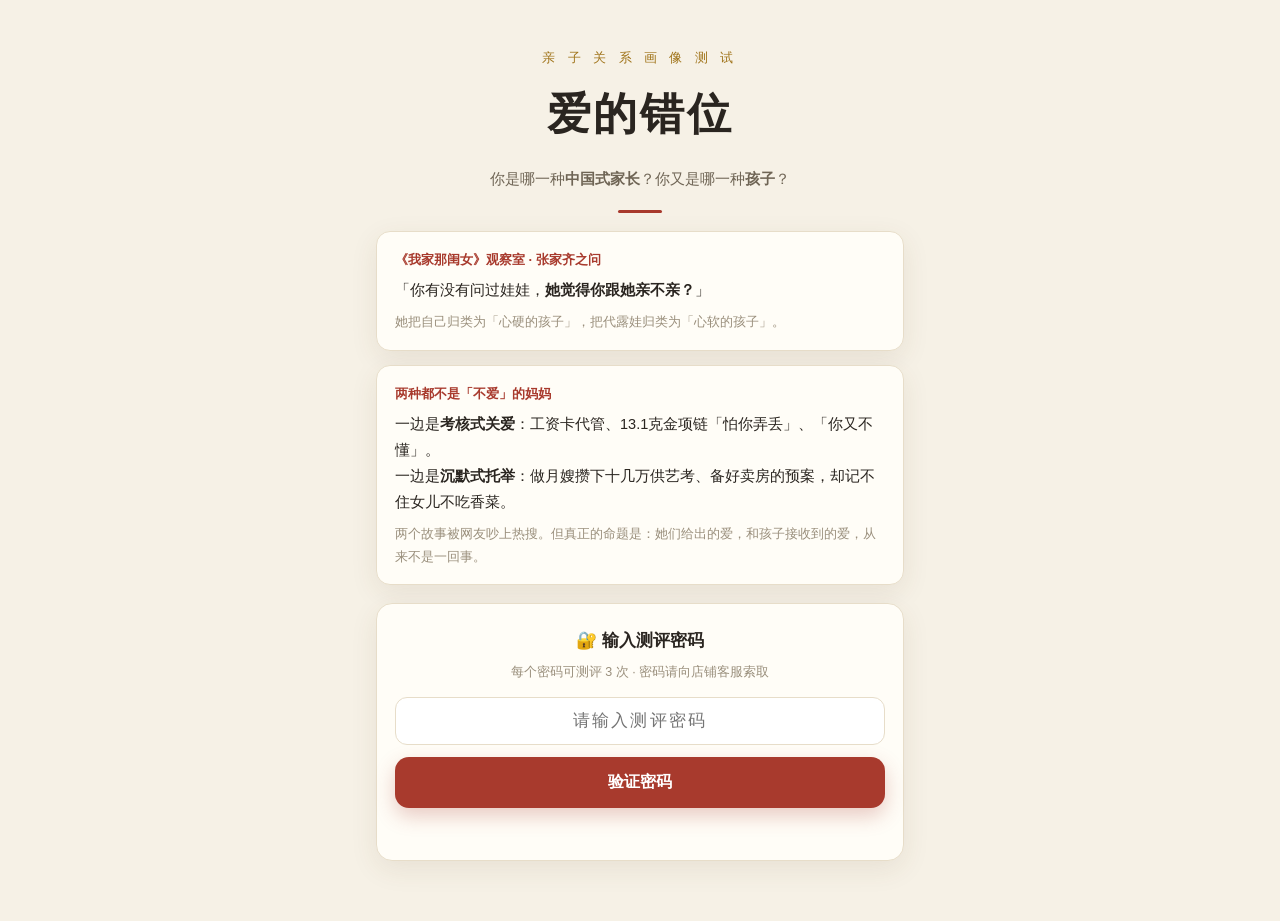
<file: index.html>
<!DOCTYPE html>
<html lang="zh-CN">
<head>
<meta charset="UTF-8" />
<meta name="viewport" content="width=device-width, initial-scale=1, viewport-fit=cover" />
<meta name="description" content="爱的错位：你是哪一种中国式家长？你又是哪一种孩子？24道题，测出你家爱的方式与接收方式之间的错位。" />
<title>爱的错位 · 你是哪一种中国式家长？</title>
<link rel="stylesheet" href="./css/style.css" />
<link rel="icon" type="image/svg+xml" href="./favicon.svg" />
</head>
<body>
<div id="app">

  <!-- ============ 第一屏：密码门 ============ -->
  <section class="screen on" id="s-gate">
    <div class="hero-eyebrow serif">亲 子 关 系 画 像 测 试</div>
    <h1 class="hero-title serif">爱的错位</h1>
    <div class="hero-sub">你是哪一种<b>中国式家长</b>？你又是哪一种<b>孩子</b>？</div>
    <div class="hero-divider"></div>

    <div class="quote-card">
      <div class="who">《我家那闺女》观察室 · 张家齐之问</div>
      <div class="what">「你有没有问过娃娃，<b>她觉得你跟她亲不亲？</b>」</div>
      <div class="note">她把自己归类为「心硬的孩子」，把代露娃归类为「心软的孩子」。</div>
    </div>
    <div class="quote-card">
      <div class="who">两种都不是「不爱」的妈妈</div>
      <div class="what">一边是<b>考核式关爱</b>：工资卡代管、13.1克金项链「怕你弄丢」、「你又不懂」。<br>
      一边是<b>沉默式托举</b>：做月嫂攒下十几万供艺考、备好卖房的预案，却记不住女儿不吃香菜。</div>
      <div class="note">两个故事被网友吵上热搜。但真正的命题是：她们给出的爱，和孩子接收到的爱，从来不是一回事。</div>
    </div>

    <!-- 密码输入态 -->
    <div class="gate-box" id="gate-input">
      <div class="gate-title">🔐 输入测评密码</div>
      <div class="gate-tip">每个密码可测评 3 次 · 密码请向店铺客服索取</div>
      <input class="pwd-input" id="pwd" maxlength="20" placeholder="请输入测评密码" autocomplete="off" />
      <button class="btn btn-main" id="btn-verify">验证密码</button>
      <div class="gate-msg" id="gate-msg"></div>
    </div>

    <!-- 模式选择态（验证通过后显示） -->
    <div class="gate-box" id="gate-mode" style="display:none">
      <div class="gate-title">✅ 密码验证通过</div>
      <div class="gate-tip">选择测评模式，然后开始答题</div>
      <div class="mode-cards" id="mode-cards">
        <div class="mode-card sel" data-mode="both">
          <div class="mt">🧑‍🤝‍🧑 双卷都测（推荐）</div>
          <div class="md">家长卷 12 题 + 孩子卷 12 题，共 24 题，生成错位组合报告</div>
        </div>
        <div class="mode-card" data-mode="parent">
          <div class="mt">🫖 只测家长卷</div>
          <div class="md">12 题，测你「给出爱」的模式</div>
        </div>
        <div class="mode-card" data-mode="child">
          <div class="mt">🪨 只测孩子卷</div>
          <div class="md">12 题，测你「接收爱」的模式</div>
        </div>
      </div>
      <div><span class="remain-pill" id="remain-pill">本密码还可测 3 次</span></div>
      <button class="btn btn-main" id="btn-start">开始测评</button>
      <button class="btn btn-ghost btn-sm" id="btn-switch">换个密码</button>
    </div>
  </section>

  <!-- ============ 两卷之间的过渡 ============ -->
  <section class="screen" id="s-mid">
    <div class="mid-card">
      <div class="mid-emoji">🪞</div>
      <div class="mid-title serif">第二卷 · 孩子卷</div>
      <div class="mid-text">
        <p>现在，请先放下「家长」的身份。</p>
        <p>接下来 12 道题，测的是<b>你作为「孩子」的接收模式</b>——你怎么接爱、怎么防御、怎么对待那句「我都是为你好」。</p>
        <p>很多人会在两卷之间，看见那条隐秘的线：<b>我成了当年自己最怕的那种父母，而我的孩子，正在变成当年那个我。</b>这就是心理学说的「代际传递」。</p>
      </div>
      <button class="btn btn-main" style="margin-top:22px" onclick="App.resumeChild()">进入孩子卷</button>
    </div>
  </section>

  <!-- ============ 答题 ============ -->
  <section class="screen" id="s-quiz">
    <div class="pbar"><div class="pfill" id="pfill"></div></div>
    <div class="pmeta"><span id="pvol">家长卷</span><span id="pnum">第 1 / 12 题</span></div>
    <div class="q-scene" id="qscene"></div>
    <div id="qopts"></div>
    <button class="qback" id="qback" onclick="App.goBack()">← 上一题</button>
  </section>

  <!-- ============ 加载 ============ -->
  <section class="screen" id="s-loading">
    <div class="mid-card">
      <div class="spinner"></div>
      <div class="load-step" id="loadstep">正在比对 24 个作答维度……</div>
    </div>
  </section>

  <!-- ============ 结果 ============ -->
  <section class="screen" id="s-result">
    <!-- 长图捕获区 -->
    <div id="capture"></div>
    <!-- 操作区（不进入长图） -->
    <div class="no-capture">
      <div class="result-code-box">
        <div style="font-size:12.5px;color:var(--ink3)">你的结果码（对比 / 找回结果用）</div>
        <div class="result-code" id="result-code">------</div>
      </div>
      <div class="action-grid">
        <button class="btn btn-main" id="btn-save-img">📷 保存长图</button>
        <button class="btn btn-gold" id="btn-copy-link">🔗 复制结果链接</button>
        <button class="btn btn-ghost" id="btn-compare">🆚 对比结果</button>
        <button class="btn btn-ghost" id="btn-retest">🔁 再测一次</button>
        <button class="btn btn-main wide" id="btn-review">🎁 好评有礼</button>
      </div>
      <div class="foot">本测试为娱乐性自我觉察工具，非临床心理诊断。结果仅供反思与沟通参考。</div>
    </div>
  </section>

</div>

<!-- ============ 长图弹窗 ============ -->
<div class="modal-mask" id="img-modal">
  <div class="modal">
    <div class="modal-title">📷 保存你的结果长图</div>
    <div class="img-wrap"><img id="img-out" alt="测评结果长图" /></div>
    <div class="img-hint" id="img-hint">手机：长按图片即可保存到相册<br>电脑：右键图片另存为</div>
    <div class="btn-row">
      <button class="btn btn-ghost" onclick="App.closeModal('img-modal')">关闭</button>
      <button class="btn btn-main" id="btn-download-img">⬇️ 下载图片</button>
    </div>
  </div>
</div>

<!-- ============ 好评有礼弹窗 ============ -->
<div class="modal-mask" id="review-modal">
  <div class="modal">
    <div class="modal-title">🎁 好评有礼</div>
    <div class="modal-body" id="review-body"></div>
    <div class="copy-line">
      <span class="v" id="review-service">--</span>
      <button class="btn btn-gold btn-sm" style="margin-top:0;flex:none" id="btn-copy-service">复制</button>
    </div>
    <div class="btn-row">
      <button class="btn btn-ghost" onclick="App.closeModal('review-modal')">知道啦</button>
    </div>
  </div>
</div>

<div class="cfg-warn" id="cfg-warn" style="display:none">
  ⚠️ 网站尚未配置 Supabase：请编辑 <b>supabase-config.js</b>，填入你的项目 URL 和 anon key
</div>
<div class="toast" id="toast"></div>

<script src="./vendor/supabase.js"></script>
<script src="./supabase-config.js"></script>
<script src="./js/data.js"></script>
<script src="./js/render.js"></script>
<script src="./js/api.js"></script>
<script src="./js/app.js"></script>
</body>
</html>
</file>
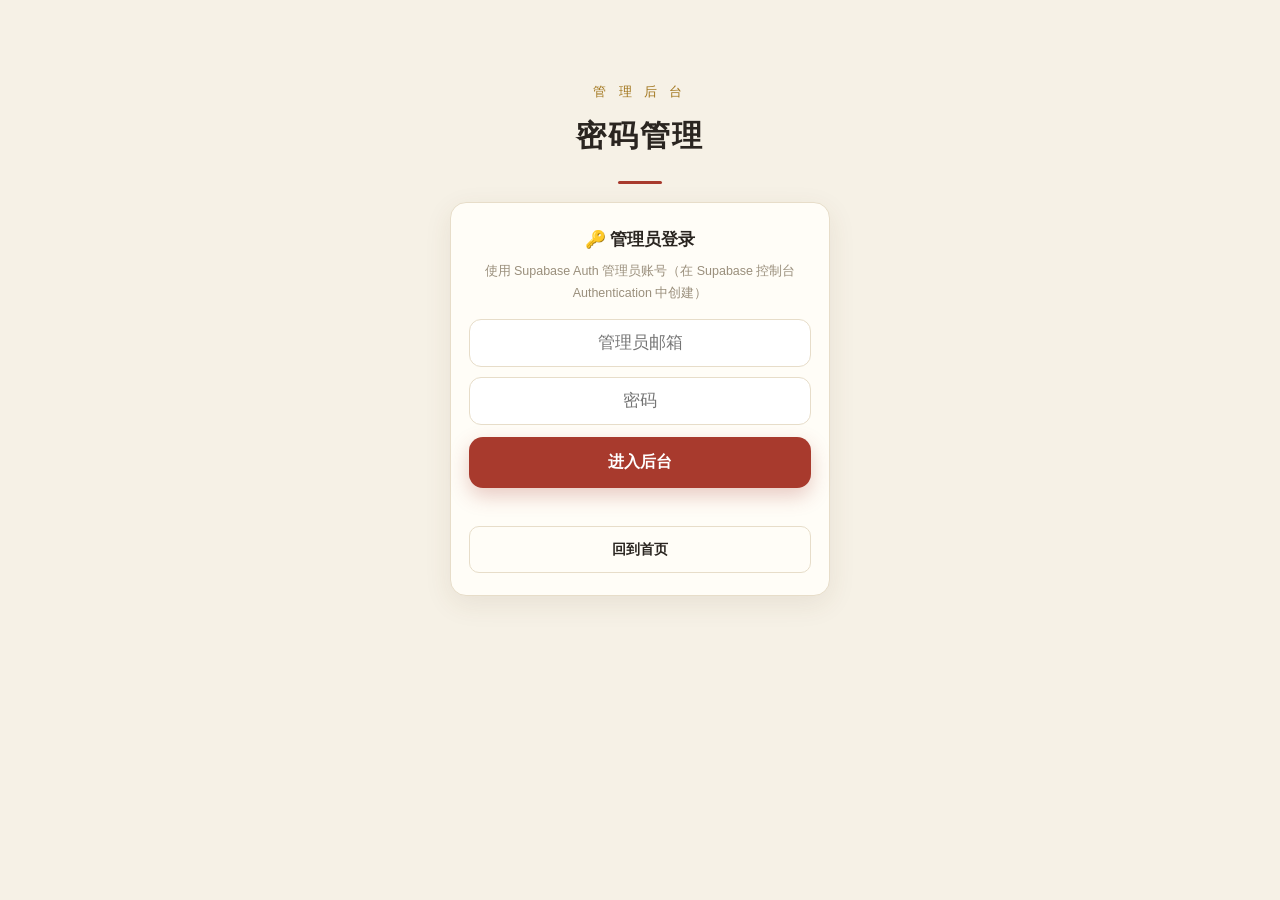
<file: admin.html>
<!DOCTYPE html>
<html lang="zh-CN">
<head>
<meta charset="UTF-8" />
<meta name="viewport" content="width=device-width, initial-scale=1, viewport-fit=cover" />
<title>密码管理后台 · 爱的错位</title>
<link rel="stylesheet" href="./css/style.css" />
<link rel="icon" type="image/svg+xml" href="./favicon.svg" />
</head>
<body>
<div id="app" class="admin-wrap">

  <!-- 登录 -->
  <section class="screen on" id="s-login">
    <div class="admin-login">
      <div class="hero-eyebrow serif">管 理 后 台</div>
      <h1 class="hero-title serif" style="font-size:30px">密码管理</h1>
      <div class="hero-divider"></div>
      <div class="gate-box">
        <div class="gate-title">🔑 管理员登录</div>
        <div class="gate-tip">使用 Supabase Auth 管理员账号（在 Supabase 控制台 Authentication 中创建）</div>
        <input class="pwd-input" id="admin-email" maxlength="60" placeholder="管理员邮箱" autocomplete="username" style="letter-spacing:normal;text-transform:none" />
        <div style="height:10px"></div>
        <input class="pwd-input" id="admin-pwd" type="password" maxlength="40" placeholder="密码" autocomplete="current-password" style="letter-spacing:normal;text-transform:none" />
        <button class="btn btn-main" id="btn-login">进入后台</button>
        <div class="gate-msg err" id="login-msg"></div>
        <a class="btn btn-ghost btn-sm" href="./index.html" style="text-decoration:none;display:block;text-align:center">回到首页</a>
      </div>
    </div>
  </section>

  <!-- 主界面 -->
  <section class="screen" id="s-main">
    <div class="admin-top">
      <h2 class="serif">📋 密码管理后台</h2>
      <button class="btn btn-ghost btn-sm" style="margin-top:0" id="btn-logout">退出</button>
    </div>

    <div class="stat-cards">
      <div class="stat-card"><div class="n" id="st-pwd">0</div><div class="l">密码总数</div></div>
      <div class="stat-card"><div class="n" id="st-use">0</div><div class="l">已消耗次数</div></div>
      <div class="stat-card"><div class="n" id="st-res">0</div><div class="l">测评结果数</div></div>
    </div>

    <div class="gen-bar">
      <div class="f"><label>生成数量</label><input id="gen-count" type="number" value="10" min="1" max="200" /></div>
      <div class="f"><label>每个密码次数</label><input id="gen-uses" type="number" value="3" min="1" max="99" /></div>
      <div class="f"><label>前缀（可选）</label><input id="gen-prefix" maxlength="10" placeholder="如 SHOP" /></div>
      <div class="f"><label>备注（可选）</label><input id="gen-note" maxlength="50" placeholder="如 10月批次" /></div>
      <button class="btn btn-main btn-sm" id="btn-generate" style="margin-top:0">生成密码</button>
      <button class="btn btn-ghost btn-sm" id="btn-copy-all" style="margin-top:0">复制全部密码</button>
    </div>

    <div class="table-wrap">
      <table>
        <thead>
          <tr><th>密码</th><th>次数</th><th>已用</th><th>剩余</th><th>状态</th><th>备注</th><th>生成时间</th><th>操作</th></tr>
        </thead>
        <tbody id="pwd-tbody"></tbody>
      </table>
    </div>
    <div class="foot">提示：密码不区分大小写；停用后的密码无法再开始新测评，已生成的结果不受影响。</div>
  </section>
</div>
<div class="toast" id="toast"></div>

<script src="./vendor/supabase.js"></script>
<script src="./supabase-config.js"></script>
<script src="./js/api.js"></script>
<script src="./js/admin.js"></script>
</body>
</html>
</file>
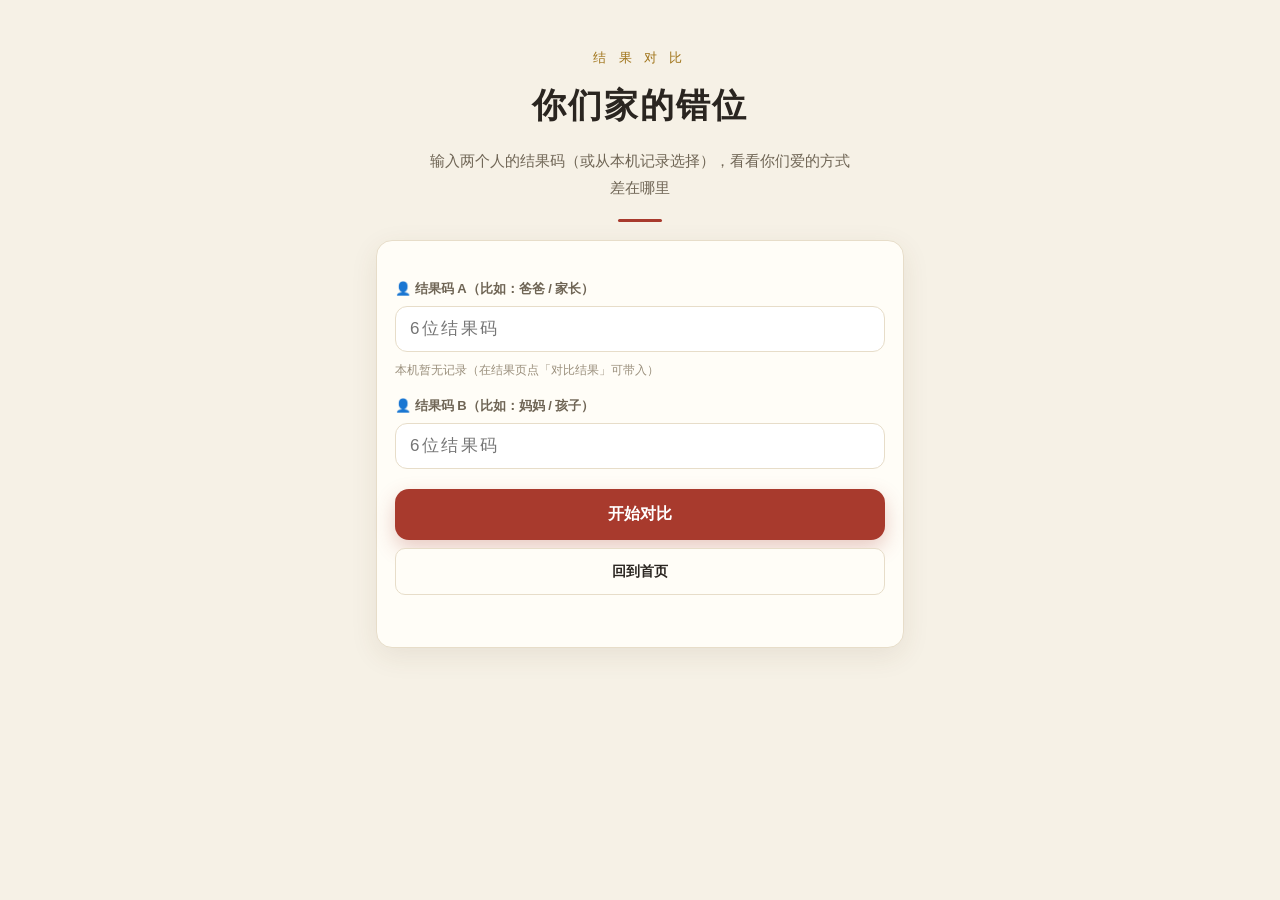
<file: compare.html>
<!DOCTYPE html>
<html lang="zh-CN">
<head>
<meta charset="UTF-8" />
<meta name="viewport" content="width=device-width, initial-scale=1, viewport-fit=cover" />
<title>结果对比 · 爱的错位</title>
<link rel="stylesheet" href="./css/style.css" />
<link rel="icon" type="image/svg+xml" href="./favicon.svg" />
</head>
<body>
<div id="app">
  <div class="hero-eyebrow serif">结 果 对 比</div>
  <h1 class="hero-title serif" style="font-size:34px">你们家的错位</h1>
  <div class="hero-sub">输入两个人的结果码（或从本机记录选择），看看你们爱的方式差在哪里</div>
  <div class="hero-divider"></div>

  <div class="gate-box">
    <div class="cmp-inputs">
      <div class="cmp-field">
        <label>👤 结果码 A（比如：爸爸 / 家长）</label>
        <input id="code-a" maxlength="6" placeholder="6位结果码" autocomplete="off" />
        <div class="recent-pick" id="recent-a"></div>
      </div>
      <div class="cmp-field">
        <label>👤 结果码 B（比如：妈妈 / 孩子）</label>
        <input id="code-b" maxlength="6" placeholder="6位结果码" autocomplete="off" />
        <div class="recent-pick" id="recent-b"></div>
      </div>
    </div>
    <button class="btn btn-main" id="btn-compare">开始对比</button>
    <a class="btn btn-ghost btn-sm" href="./index.html" style="text-decoration:none;display:block;text-align:center">回到首页</a>
    <div class="gate-msg err" id="cmp-msg"></div>
  </div>

  <div id="cmp-out"></div>
</div>
<div class="toast" id="toast"></div>

<script src="./vendor/supabase.js"></script>
<script src="./supabase-config.js"></script>
<script src="./js/data.js"></script>
<script src="./js/render.js"></script>
<script src="./js/api.js"></script>
<script src="./js/compare.js"></script>
</body>
</html>
</file>
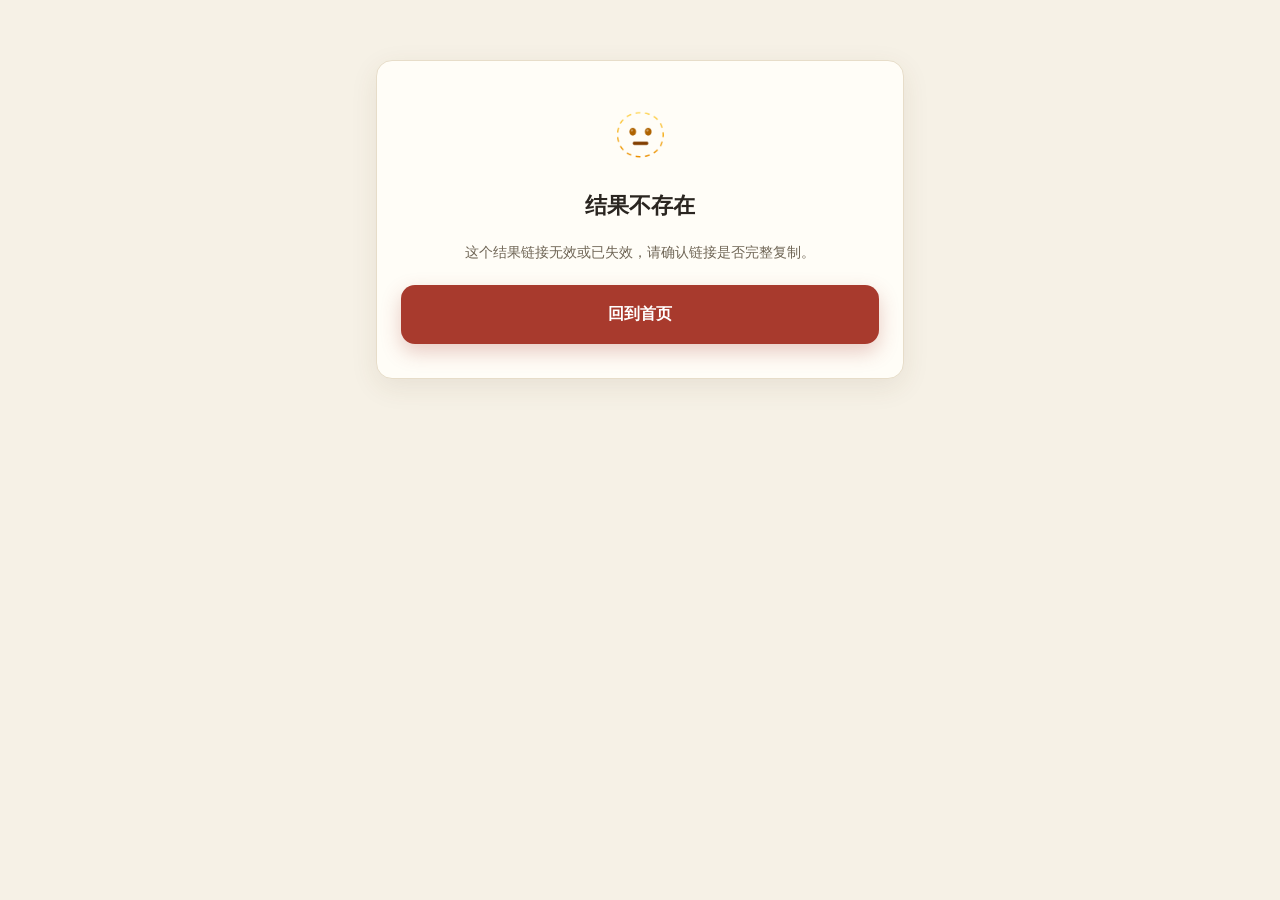
<file: r.html>
<!DOCTYPE html>
<html lang="zh-CN">
<head>
<meta charset="UTF-8" />
<meta name="viewport" content="width=device-width, initial-scale=1, viewport-fit=cover" />
<title>测评结果 · 爱的错位</title>
<link rel="stylesheet" href="./css/style.css" />
<link rel="icon" type="image/svg+xml" href="./favicon.svg" />
</head>
<body>
<div id="app">
  <section class="screen on" id="s-loading">
    <div class="mid-card">
      <div class="spinner"></div>
      <div class="load-step">正在读取测评结果……</div>
    </div>
  </section>

  <section class="screen" id="s-result">
    <div id="capture"></div>
    <div class="no-capture">
      <div class="result-code-box">
        <div style="font-size:12.5px;color:var(--ink3)">这是 TA 的测评结果（结果码 <span id="result-code"></span>）</div>
      </div>
      <div class="action-grid">
        <button class="btn btn-main" id="btn-save-img">📷 保存长图</button>
        <button class="btn btn-gold" id="btn-copy-link">🔗 复制结果链接</button>
        <button class="btn btn-main wide" id="btn-mine">✨ 我也要测一次</button>
      </div>
      <div class="foot">本测试为娱乐性自我觉察工具，非临床心理诊断。结果仅供反思与沟通参考。</div>
    </div>
  </section>

  <section class="screen" id="s-error">
    <div class="mid-card">
      <div class="mid-emoji">🫥</div>
      <div class="mid-title serif">结果不存在</div>
      <div class="mid-text"><p style="text-align:center">这个结果链接无效或已失效，请确认链接是否完整复制。</p></div>
      <a class="btn btn-main" href="./index.html" style="text-decoration:none;display:block;margin-top:20px">回到首页</a>
    </div>
  </section>
</div>

<!-- 长图弹窗 -->
<div class="modal-mask" id="img-modal">
  <div class="modal">
    <div class="modal-title">📷 保存结果长图</div>
    <div class="img-wrap"><img id="img-out" alt="测评结果长图" /></div>
    <div class="img-hint" id="img-hint"></div>
    <div class="btn-row">
      <button class="btn btn-ghost" onclick="RPage.closeModal('img-modal')">关闭</button>
      <button class="btn btn-main" id="btn-download-img">⬇️ 下载图片</button>
    </div>
  </div>
</div>

<div class="toast" id="toast"></div>

<script src="./vendor/supabase.js"></script>
<script src="./supabase-config.js"></script>
<script src="./js/data.js"></script>
<script src="./js/render.js"></script>
<script src="./js/api.js"></script>
<script src="./js/r.js"></script>
</body>
</html>
</file>
<file: css/style.css>
/* 爱的错位 · 全局样式（移动端优先） */
:root{
  --paper:#f6f1e6; --card:#fffdf7; --ink:#2a2520; --ink2:#6f6555; --ink3:#9a8f7c;
  --line:#e7ddc9; --red:#a83a2d; --red-soft:#f7e9e5; --gold:#a0741a; --gold-soft:#f7efdb;
  --green:#3f6b4f; --shadow:0 8px 28px rgba(90,68,34,.09);
  --safe-b: env(safe-area-inset-bottom, 0px);
}
*{box-sizing:border-box;-webkit-tap-highlight-color:transparent}
html,body{margin:0;padding:0}
body{background:var(--paper);color:var(--ink);line-height:1.8;font-size:15px;
  font-family:-apple-system,BlinkMacSystemFont,"PingFang SC","Hiragino Sans GB","Microsoft YaHei",sans-serif;}
.serif{font-family:"Noto Serif SC","Source Han Serif SC","Songti SC",SimSun,serif;}
#app{max-width:560px;margin:0 auto;padding:20px 16px calc(60px + var(--safe-b));}
.screen{display:none}
.screen.on{display:block;animation:fade .5s ease both}
@keyframes fade{from{opacity:0;transform:translateY(12px)}to{opacity:1;transform:none}}
button{font-family:inherit}
input{font-size:16px} /* 防 iOS 聚焦自动放大 */

/* ---------- 头部 ---------- */
.hero-eyebrow{font-size:13px;letter-spacing:.35em;color:var(--gold);text-align:center;margin:26px 0 6px}
.hero-title{font-size:44px;font-weight:700;text-align:center;margin:0;letter-spacing:.06em}
.hero-sub{text-align:center;font-size:15px;color:var(--ink2);margin:10px auto 4px;max-width:420px}
.hero-divider{width:44px;height:3px;background:var(--red);margin:18px auto;border-radius:2px}

/* ---------- 卡片 ---------- */
.quote-card{background:var(--card);border:1px solid var(--line);border-radius:14px;
  padding:16px 18px;margin:14px 0;box-shadow:var(--shadow)}
.quote-card .who{font-size:13px;font-weight:600;color:var(--red);margin-bottom:6px}
.quote-card .what{font-size:14.5px}
.quote-card .note{font-size:12.5px;color:var(--ink3);margin-top:8px}
.lead{font-size:14.5px;color:var(--ink2);margin:18px 2px 6px}
.lead b{color:var(--ink)}
.badges{display:flex;flex-wrap:wrap;gap:8px;margin:14px 0 4px;justify-content:center}
.badge{font-size:12px;background:var(--gold-soft);color:var(--gold);
  border:1px solid #e8d9b5;border-radius:99px;padding:4px 12px}
.badge.alt{background:var(--red-soft);color:var(--red);border-color:#eecfc7}

/* ---------- 按钮 ---------- */
.btn{display:block;width:100%;border:none;border-radius:14px;padding:15px;font-size:16px;
  font-weight:600;cursor:pointer;margin-top:12px;transition:transform .12s ease;text-align:center}
.btn:active{transform:scale(.97)}
.btn[disabled]{opacity:.55;cursor:not-allowed}
.btn-main{background:var(--red);color:#fff;box-shadow:0 8px 20px rgba(168,58,45,.26)}
.btn-ghost{background:var(--card);color:var(--ink);border:1px solid var(--line)}
.btn-gold{background:var(--gold);color:#fff}
.btn-sm{padding:10px 14px;font-size:14px;border-radius:10px;margin-top:8px}
.btn-row{display:flex;gap:10px;margin-top:12px}
.btn-row .btn{flex:1;margin-top:0}

/* ---------- 密码门 ---------- */
.gate-box{background:var(--card);border:1px solid var(--line);border-radius:16px;
  padding:22px 18px;box-shadow:var(--shadow);margin-top:18px}
.gate-title{font-size:17px;font-weight:700;text-align:center;margin-bottom:4px}
.gate-tip{font-size:12.5px;color:var(--ink3);text-align:center;margin-bottom:14px}
.pwd-input{width:100%;border:1.5px solid var(--line);border-radius:12px;padding:13px 14px;
  font-size:17px;letter-spacing:.12em;text-align:center;text-transform:uppercase;background:#fff;
  color:var(--ink);outline:none;transition:border-color .15s}
.pwd-input:focus{border-color:var(--red)}
.gate-msg{font-size:13px;text-align:center;margin-top:10px;min-height:20px}
.gate-msg.err{color:var(--red)}
.gate-msg.ok{color:var(--green)}
.mode-cards{display:grid;grid-template:auto/1fr;gap:10px;margin:14px 0 4px}
.mode-card{border:1.5px solid var(--line);border-radius:12px;padding:13px 15px;cursor:pointer;
  background:#fff;transition:border-color .15s, background .15s}
.mode-card.sel{border-color:var(--red);background:#fdf6f3}
.mode-card .mt{font-size:15.5px;font-weight:700}
.mode-card .md{font-size:12.5px;color:var(--ink3);margin-top:2px}
.remain-pill{display:inline-block;background:var(--gold-soft);color:var(--gold);font-size:12.5px;
  border-radius:99px;padding:3px 14px;margin-top:10px;font-weight:600}

/* ---------- 答题 ---------- */
.pbar{height:6px;background:#e9e0cd;border-radius:99px;overflow:hidden;margin:8px 0 10px}
.pfill{height:100%;background:linear-gradient(90deg,var(--gold),var(--red));border-radius:99px;
  transition:width .35s ease}
.pmeta{display:flex;justify-content:space-between;font-size:12.5px;color:var(--ink3);margin-bottom:18px}
.q-scene{background:var(--card);border:1px solid var(--line);border-left:4px solid var(--red);
  border-radius:12px;padding:16px;font-size:16.5px;font-weight:600;line-height:1.7;
  box-shadow:var(--shadow);margin-bottom:16px}
.q-tag{display:inline-block;font-size:11.5px;color:var(--gold);background:var(--gold-soft);
  border-radius:6px;padding:1px 8px;margin-bottom:8px;letter-spacing:.1em}
.opt{display:flex;width:100%;text-align:left;gap:10px;align-items:flex-start;
  background:var(--card);border:1px solid var(--line);border-radius:12px;
  padding:13px 14px;font-size:14.5px;line-height:1.65;color:var(--ink);cursor:pointer;
  margin-bottom:10px;transition:transform .12s ease,border-color .12s ease}
.opt:active{transform:scale(.98);border-color:var(--red)}
.opt-key{flex:none;width:24px;height:24px;border-radius:50%;background:#f0e8d6;color:var(--gold);
  font-size:12.5px;font-weight:700;display:flex;align-items:center;justify-content:center;margin-top:2px}
.opt.picked{border-color:var(--red);background:#fdf6f3}
.qback{background:none;border:none;color:var(--ink3);font-size:13px;cursor:pointer;padding:6px 0}

/* ---------- 过渡 / 加载 ---------- */
.mid-card{background:var(--card);border:1px solid var(--line);border-radius:16px;
  padding:34px 24px;text-align:center;box-shadow:var(--shadow);margin-top:40px}
.mid-emoji{font-size:44px}
.mid-title{font-size:22px;font-weight:700;margin:12px 0 8px}
.mid-text{font-size:14px;color:var(--ink2);text-align:left;margin-top:14px}
.spinner{width:44px;height:44px;border:4px solid #e9dfc9;border-top-color:var(--red);
  border-radius:50%;margin:26px auto;animation:spin 1s linear infinite}
@keyframes spin{to{transform:rotate(360deg)}}
.load-step{font-size:14px;color:var(--ink2);min-height:26px}

/* ---------- 结果页 ---------- */
.r-head{text-align:center;margin:26px 0 6px}
.r-head .t{font-size:26px;font-weight:700;letter-spacing:.05em}
.r-head .s{font-size:13px;color:var(--ink3);margin-top:6px}
.sec-label{font-size:12px;letter-spacing:.3em;color:var(--gold);margin:30px 0 10px;text-align:center}
.type-card{background:var(--card);border:1px solid var(--line);border-radius:16px;
  padding:24px 20px;box-shadow:var(--shadow)}
.type-top{display:flex;align-items:center;gap:14px}
.type-emoji{font-size:42px;flex:none}
.type-name{font-size:23px;font-weight:700;line-height:1.3}
.type-tag{font-size:12.5px;color:var(--red);margin-top:2px}
.type-desc{font-size:14.5px;margin:16px 0 0}
.sci-box{background:var(--gold-soft);border-left:3px solid var(--gold);border-radius:0 10px 10px 0;
  padding:13px 15px;margin-top:16px;font-size:13.5px;color:#5d4d28;line-height:1.75}
.sci-box .h{font-weight:700;font-size:13px;color:var(--gold);letter-spacing:.05em;display:block;margin-bottom:4px}
.advice{margin-top:14px;font-size:14px;color:var(--green);font-weight:600}
.shadow-note{font-size:12.5px;color:var(--ink3);margin-top:12px;text-align:center;line-height:1.7;white-space:pre-line}
.combo-card{background:#2c2620;color:#f3ead9;border-radius:16px;padding:26px 22px;
  box-shadow:var(--shadow);margin-top:4px}
.combo-kicker{font-size:11.5px;letter-spacing:.3em;color:#c9a55e;text-align:center}
.combo-name{font-size:26px;font-weight:700;text-align:center;color:#e8c886;margin:10px 0 14px;letter-spacing:.05em}
.combo-text{font-size:14.5px;line-height:1.9;color:#e9dfc9}
.combo-hot{margin-top:14px;text-align:center}
.combo-hot span{background:rgba(232,200,134,.16);color:#e8c886;font-size:12.5px;
  border:1px solid rgba(232,200,134,.4);border-radius:99px;padding:4px 14px}
.result-code-box{background:var(--card);border:1px dashed #d8c9a6;border-radius:14px;
  padding:16px;margin-top:22px;text-align:center}
.result-code{font-size:30px;font-weight:700;letter-spacing:.3em;color:var(--red);font-family:Menlo,Consolas,monospace}
.bar-row{display:flex;align-items:center;gap:8px;margin-bottom:7px;font-size:12.5px}
.bar-name{flex:none;width:118px;color:var(--ink2);text-align:right;white-space:nowrap;overflow:hidden;text-overflow:ellipsis}
.bar-track{flex:1;height:10px;background:#ece3d0;border-radius:99px;overflow:hidden}
.bar-fill{height:100%;border-radius:99px;background:linear-gradient(90deg,#c9a55e,var(--red));
  width:0;transition:width .9s cubic-bezier(.2,.7,.2,1)}
.bar-val{flex:none;width:38px;color:var(--ink3)}
.theory-item{background:var(--card);border:1px solid var(--line);border-radius:12px;
  padding:12px 14px;margin-bottom:9px;font-size:13px;color:var(--ink2)}
.theory-item b{color:var(--ink);font-size:13.5px}
.share-card{background:var(--card);border:1px dashed #d8c9a6;border-radius:14px;padding:18px;margin-top:22px}
.share-text{font-size:13.5px;color:var(--ink2);background:#faf6ec;border-radius:10px;padding:12px;line-height:1.7}
.action-grid{display:grid;grid-template-columns:1fr 1fr;gap:10px;margin-top:14px}
.action-grid .btn{margin-top:0}
.action-grid .btn.wide{grid-column:1/3}
.foot{font-size:11.5px;color:var(--ink3);text-align:center;margin-top:28px;line-height:1.7}
.watermark{text-align:center;font-size:11px;color:var(--ink3);margin-top:18px;letter-spacing:.2em}

/* ---------- 弹窗 ---------- */
.modal-mask{position:fixed;inset:0;background:rgba(30,24,16,.62);display:none;
  align-items:center;justify-content:center;padding:20px;z-index:50}
.modal-mask.on{display:flex}
.modal{background:var(--card);border-radius:18px;max-width:420px;width:100%;max-height:86vh;
  overflow:auto;padding:24px 20px;animation:fade .3s ease both}
.modal-title{font-size:18px;font-weight:700;text-align:center}
.modal-body{font-size:14px;color:var(--ink2);margin-top:12px;line-height:1.8}
.modal-body .hl{color:var(--red);font-weight:700}
.img-wrap{margin-top:14px;text-align:center}
.img-wrap img{max-width:100%;border-radius:10px;border:1px solid var(--line)}
.img-hint{font-size:12.5px;color:var(--ink3);text-align:center;margin-top:10px}
.copy-line{display:flex;align-items:center;gap:8px;background:#faf6ec;border:1px solid var(--line);
  border-radius:10px;padding:10px 12px;margin-top:12px;font-size:14px}
.copy-line .v{flex:1;font-weight:600;color:var(--ink)}
.toast{position:fixed;left:50%;bottom:calc(36px + var(--safe-b));transform:translateX(-50%) translateY(20px);
  background:#2c2620;color:#f3ead9;font-size:13.5px;border-radius:99px;padding:10px 22px;
  opacity:0;pointer-events:none;transition:all .3s ease;z-index:99;max-width:86vw;text-align:center}
.toast.show{opacity:1;transform:translateX(-50%) translateY(0)}

/* ---------- 对比页 ---------- */
.cmp-inputs{display:grid;grid-template-columns:1fr;gap:12px;margin-top:14px}
.cmp-field label{display:block;font-size:13px;font-weight:700;color:var(--ink2);margin-bottom:6px}
.cmp-field input{width:100%;border:1.5px solid var(--line);border-radius:12px;padding:12px 14px;
  font-size:17px;letter-spacing:.14em;text-transform:uppercase;background:#fff;color:var(--ink);outline:none}
.cmp-field input:focus{border-color:var(--red)}
.recent-pick{display:flex;flex-wrap:wrap;gap:8px;margin-top:8px}
.recent-chip{font-size:12px;background:var(--gold-soft);color:var(--gold);border:1px solid #e8d9b5;
  border-radius:99px;padding:4px 12px;cursor:pointer}
.cmp-cols{display:grid;grid-template-columns:1fr;gap:14px;margin-top:20px}
@media(min-width:640px){.cmp-cols{grid-template-columns:1fr 1fr}}
.cmp-col{background:var(--card);border:1px solid var(--line);border-radius:16px;padding:18px 16px;
  box-shadow:var(--shadow)}
.cmp-col h3{margin:0 0 4px;font-size:16px;text-align:center}
.cmp-col .sub{font-size:12px;color:var(--ink3);text-align:center;margin-bottom:12px}
.cmp-line{font-size:13.5px;margin:8px 0;color:var(--ink2)}
.cmp-line b{color:var(--ink)}
.cmp-summary{background:#2c2620;color:#e9dfc9;border-radius:16px;padding:22px 20px;margin-top:18px}
.cmp-summary .k{font-size:11.5px;letter-spacing:.3em;color:#c9a55e;text-align:center}
.cmp-summary .v{font-size:19px;font-weight:700;color:#e8c886;text-align:center;margin:8px 0 12px}
.cmp-summary .t{font-size:14px;line-height:1.9}

/* ---------- 管理后台 ---------- */
.admin-wrap{max-width:760px}
.admin-login{max-width:380px;margin:60px auto}
.table-wrap{overflow-x:auto;margin-top:14px}
table{width:100%;border-collapse:collapse;font-size:13px;background:var(--card);
  border:1px solid var(--line);border-radius:12px;overflow:hidden}
th,td{padding:9px 10px;text-align:left;border-bottom:1px solid var(--line);white-space:nowrap}
th{background:#f4eddd;color:var(--ink2);font-size:12px}
tr:last-child td{border-bottom:none}
.tag{display:inline-block;font-size:11.5px;border-radius:6px;padding:1px 8px;font-weight:600}
.tag.ok{background:#e8f3ea;color:var(--green)}
.tag.warn{background:var(--red-soft);color:var(--red)}
.tag.off{background:#eee;color:#888}
.gen-bar{display:flex;flex-wrap:wrap;gap:10px;align-items:flex-end;margin-top:14px;
  background:var(--card);border:1px solid var(--line);border-radius:12px;padding:14px}
.gen-bar .f{display:flex;flex-direction:column;gap:4px}
.gen-bar label{font-size:12px;color:var(--ink3)}
.gen-bar input{width:90px;border:1px solid var(--line);border-radius:8px;padding:8px 10px;font-size:14px}
.stat-cards{display:grid;grid-template-columns:repeat(3,1fr);gap:10px;margin-top:14px}
.stat-card{background:var(--card);border:1px solid var(--line);border-radius:12px;padding:14px;text-align:center}
.stat-card .n{font-size:24px;font-weight:700;color:var(--red)}
.stat-card .l{font-size:12px;color:var(--ink3)}
.admin-top{display:flex;justify-content:space-between;align-items:center;margin-top:20px}
.admin-top h2{font-size:18px;margin:0}

@media (max-width:380px){
  .hero-title{font-size:37px}
  .type-name{font-size:20px}
  .combo-name{font-size:22px}
  .result-code{font-size:26px}
}

/* ---------- 配置提示 ---------- */
.cfg-warn{position:fixed;left:50%;bottom:calc(20px + var(--safe-b));transform:translateX(-50%);
  background:#fdecea;color:#a83a2d;border:1px solid #f3c1ba;font-size:13px;border-radius:12px;
  padding:12px 18px;max-width:88vw;text-align:center;z-index:98;box-shadow:var(--shadow);line-height:1.6}
</file>
